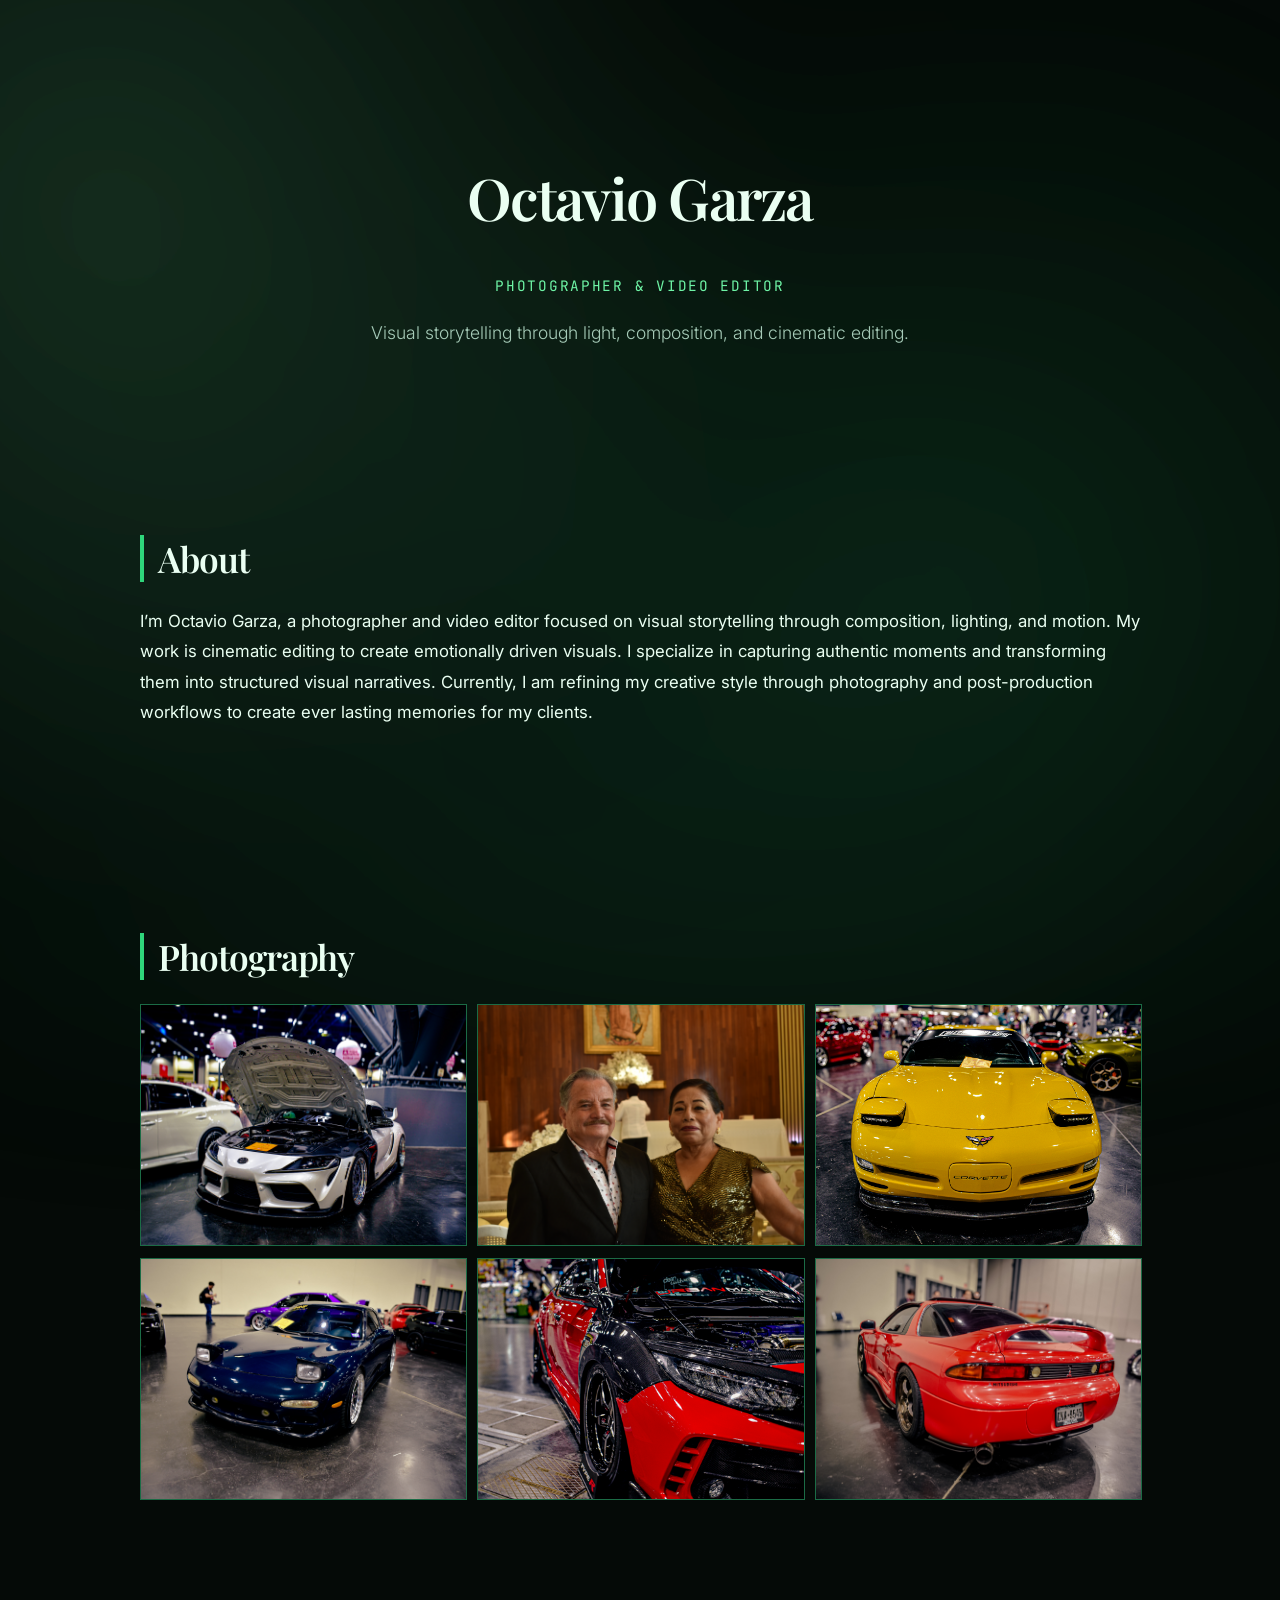
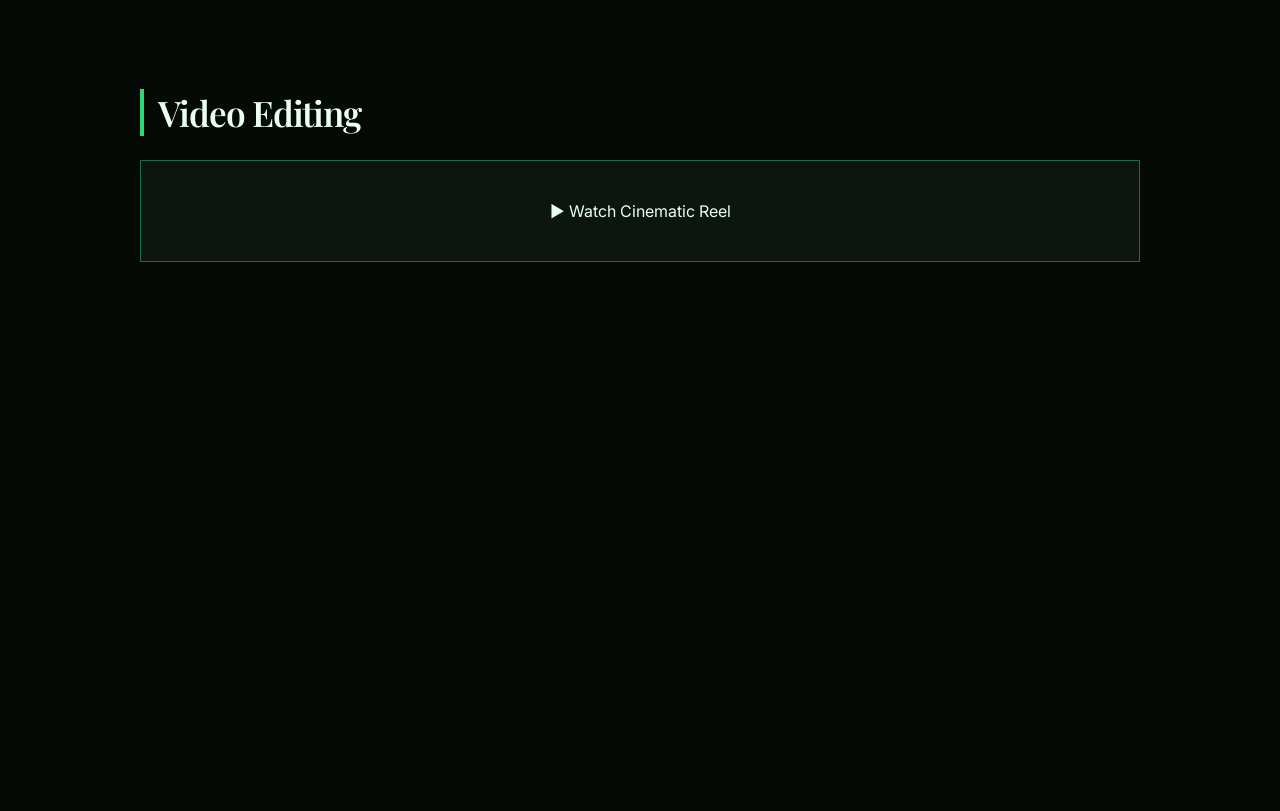
<file: index.html>
<!DOCTYPE html>
<html lang="en">
<head>
  <meta charset="UTF-8" />
  <meta name="viewport" content="width=device-width, initial-scale=1.0"/>
  <title>Octavio Garza | Portfolio</title>
<link rel="preconnect" href="https://fonts.googleapis.com">
<link rel="preconnect" href="https://fonts.gstatic.com" crossorigin>
<link href="https://fonts.googleapis.com/css2?family=Inter:wght@300;400;500;600&family=Playfair+Display:wght@500;600;700&family=JetBrains+Mono:wght@400;500&display=swap" rel="stylesheet">
  <link rel="icon" href="assets/favicon.png">
  <link rel="stylesheet" href="styles.css">
</head>

<body>

<div class="noise"></div>


<header class="hero">
  <h1>Octavio Garza</h1>
  <p class="role">Photographer & Video Editor</p>
  <p class="subtitle">
    Visual storytelling through light, composition, and cinematic editing.
  </p>
</header>


<section class="section reveal">
  <h2>About</h2>
  <p>
    I’m Octavio Garza, a photographer and video editor focused on visual storytelling through composition, lighting, and motion. My work is cinematic editing to create emotionally driven visuals. I specialize in capturing authentic moments and transforming them into structured visual narratives. Currently, I am refining my creative style through photography and post-production workflows to create ever lasting memories for my clients.
  </p>
</section>

<section class="section reveal">
  <h2>Photography</h2>

  <div class="gallery">
    <img src="assets/photo1.jpg" class="gallery-img">
    <img src="assets/photo2.jpg" class="gallery-img">
    <img src="assets/photo3.jpg" class="gallery-img">
    <img src="assets/photo4.jpg" class="gallery-img">
    <img src="assets/photo5.jpg" class="gallery-img">
    <img src="assets/photo6.jpg" class="gallery-img">
  </div>
</section>


<section class="section reveal">
  <h2>Video Editing</h2>

  <div class="video-card" id="openVideo">
    ▶ Watch Cinematic Reel
  </div>
</section>


<section class="section reveal">
  <h2>Contact</h2>

  <div class="contact-card">
    <p>Let’s work together on creative projects, photography, or video production.</p>
    <p class="email">Octaviojgarza13@gmail.com</p>
  </div>
</section>


<div class="lightbox" id="lightbox">
  <span class="close" id="closeBtn">&times;</span>
  <img id="lightboxImg">
  <span class="nav prev" id="prev">&#10094;</span>
  <span class="nav next" id="next">&#10095;</span>
</div>

<div class="video-modal" id="videoModal">
  <span class="close" id="closeVideo">&times;</span>
  <video controls id="videoPlayer">
    <source src="assets/video1.mp4" type="video/mp4">
  </video>
</div>

<script src="script.js"></script>
</body>
</html>
</file>
<file: styles.css>
:root {
  --bg: #050a07;
  --panel: #0c1510;
  --text: #eafff2;
  --muted: #a6cbb8;

  --g1: #6ef3a5;
  --g2: #2fd67b;
  --g3: #1b6b45;
}


body {
  margin: 0;
  font-family: Inter, system-ui, sans-serif;
  background: var(--bg);
  color: var(--text);
}

h1, h2, h3 {
  font-family: "Playfair Display", serif;
  letter-spacing: -0.03em;
}

h1 {
  font-size: 3.6rem;
  font-weight: 600;
}

h2 {
  font-size: 2.2rem;
  font-weight: 600;
  border-left: 4px solid var(--g2);
  padding-left: 14px;
  margin-bottom: 24px;
}

p {
  font-family: "Inter", sans-serif;
  font-size: 1.05rem;
  line-height: 1.8;
  color: var(--text);
  font-weight: 400;
}

.subtitle {
  font-family: "Inter", sans-serif;
  font-size: 1.1rem;
  color: var(--muted);
  font-weight: 300;
}

.role {
  font-family: "JetBrains Mono", monospace;
  font-size: 0.9rem;
  letter-spacing: 0.12em;
  text-transform: uppercase;
  color: var(--g1);
}

.email {
  font-family: "JetBrains Mono", monospace;
  color: var(--g1);
  font-size: 0.95rem;
}

.hero {
  text-align: center;
  padding: 120px 20px 60px;
}

.section {
  max-width: 1000px;
  margin: auto;
  padding: 80px 20px;
}

.reveal {
  opacity: 0;
  transform: translateY(40px);
  transition: 1s ease;
}

.reveal.active {
  opacity: 1;
  transform: translateY(0);
}


.gallery {
  display: grid;
  grid-template-columns: repeat(3, 1fr);
  gap: 12px;
}

.gallery-img {
  width: 100%;
  height: 240px;
  object-fit: cover;
  cursor: zoom-in;
  border: 1px solid var(--g3);
  transition: 0.3s ease;
}

.gallery-img:hover {
  transform: scale(1.02);
  border-color: var(--g1);
}


.video-card {
  background: var(--panel);
  border: 1px solid var(--g3);
  padding: 40px;
  cursor: pointer;
  text-align: center;
  transition: 0.3s;
}

.video-card:hover {
  border-color: var(--g1);
}


.contact-card {
  background: var(--panel);
  border: 1px solid var(--g3);
  padding: 30px;
}

.email {
  color: var(--g1);
}


.lightbox {
  position: fixed;
  inset: 0;
  background: rgba(0,0,0,0.95);
  display: none;
  justify-content: center;
  align-items: center;
}

.lightbox img {
  max-width: 85%;
  max-height: 85%;
  border: 2px solid var(--g2);
}

.lightbox.show {
  display: flex;
}


.video-modal {
  position: fixed;
  inset: 0;
  background: rgba(0,0,0,0.95);
  display: none;
  justify-content: center;
  align-items: center;
}

.video-modal.show {
  display: flex;
}

.video-modal video {
  width: 80%;
  border: 2px solid var(--g2);
}


.close,
.nav {
  position: absolute;
  font-size: 40px;
  color: var(--g1);
  cursor: pointer;
}

.close { top: 20px; right: 30px; }
.prev { left: 30px; }
.next { right: 30px; }


body::before,
body::after {
  content: "";
  position: fixed;
  inset: -20%;
  z-index: -1;
  pointer-events: none;

  background:
    radial-gradient(circle at 20% 30%, rgba(110,243,165,0.10), transparent 40%),
    radial-gradient(circle at 70% 60%, rgba(47,214,123,0.08), transparent 45%),
    radial-gradient(circle at 40% 80%, rgba(27,107,69,0.10), transparent 50%);

  filter: blur(80px);
  animation: drift 22s ease-in-out infinite alternate;
}

body::after {
  opacity: 0.6;
  animation: drift2 30s ease-in-out infinite alternate;
}

@keyframes drift {
  0% { transform: translate(-2%, -2%); }
  100% { transform: translate(2%, 2%); }
}

@keyframes drift2 {
  0% { transform: translate(2%, -2%); }
  100% { transform: translate(-2%, 2%); }
}

.noise {
  position: fixed;
  inset: 0;
  background-image: url("https://www.transparenttextures.com/patterns/noise.png");
  opacity: 0.05;
  pointer-events: none;
}
</file>
